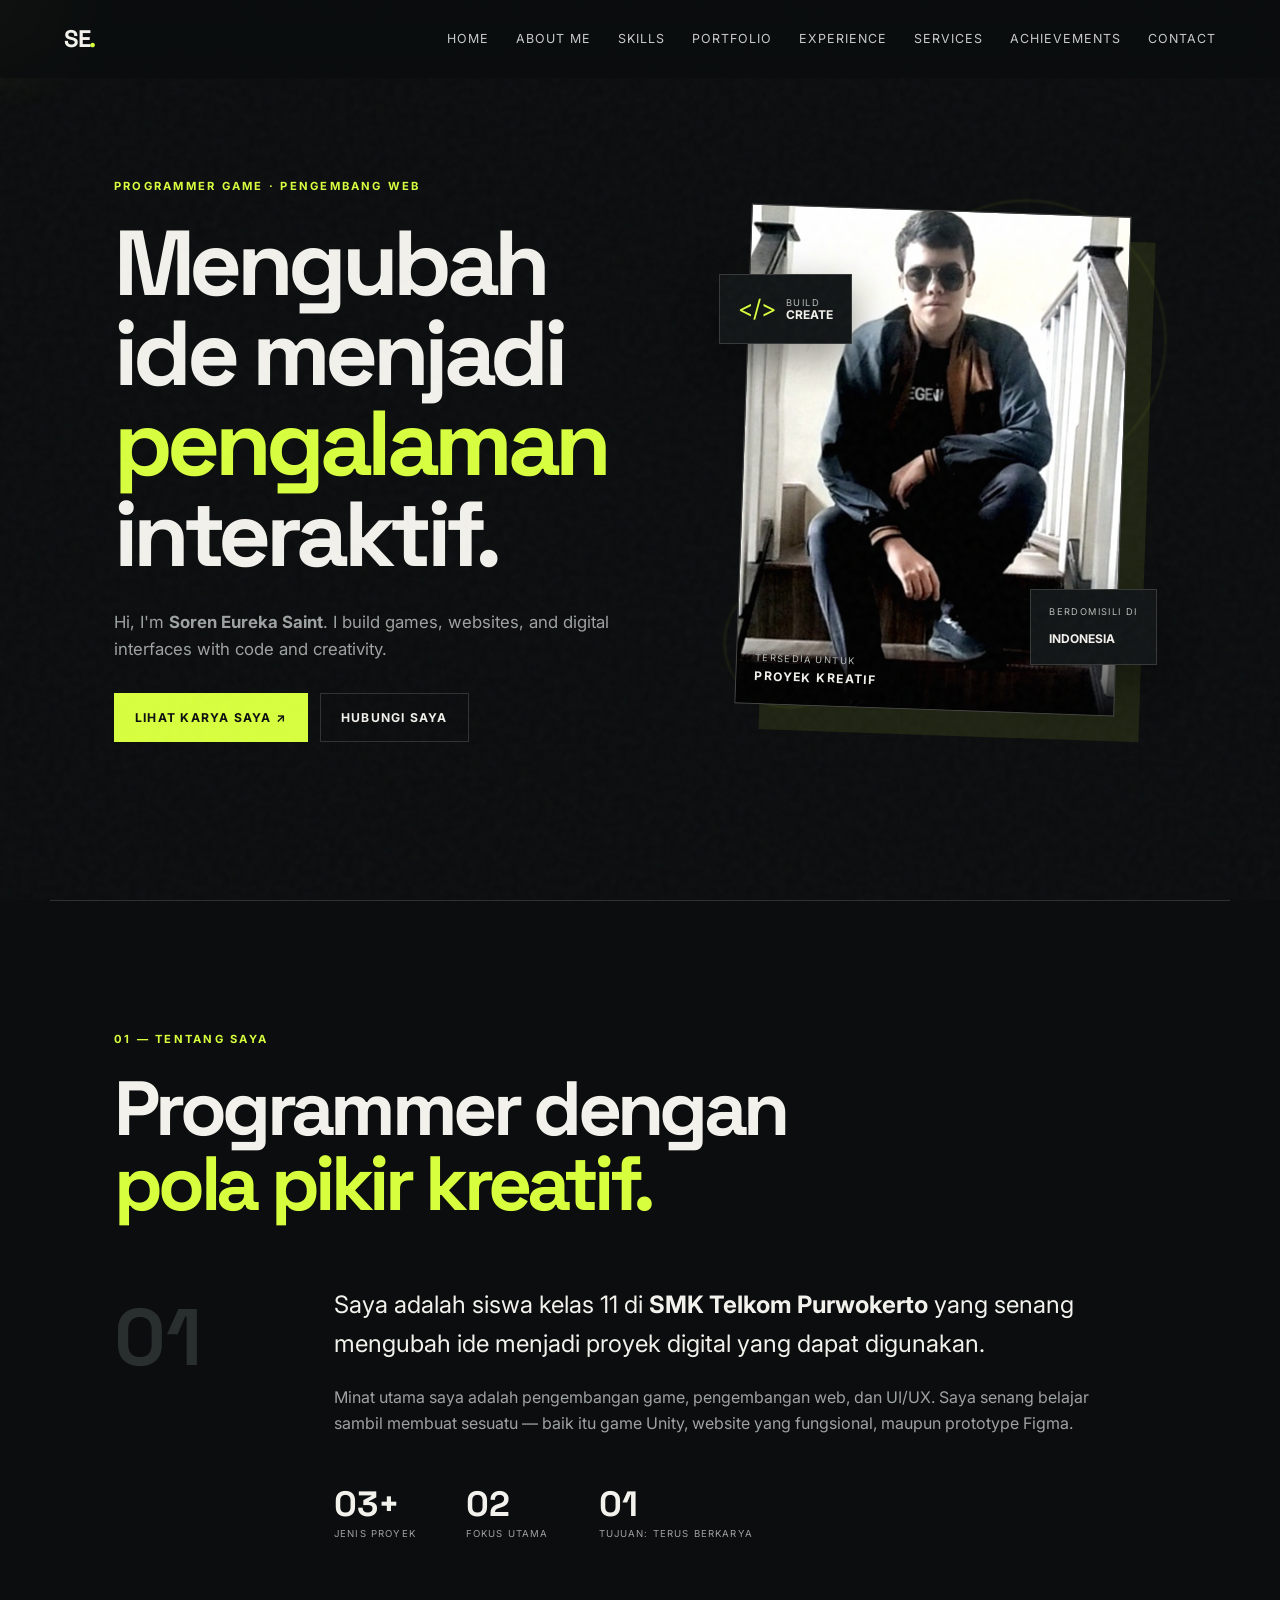
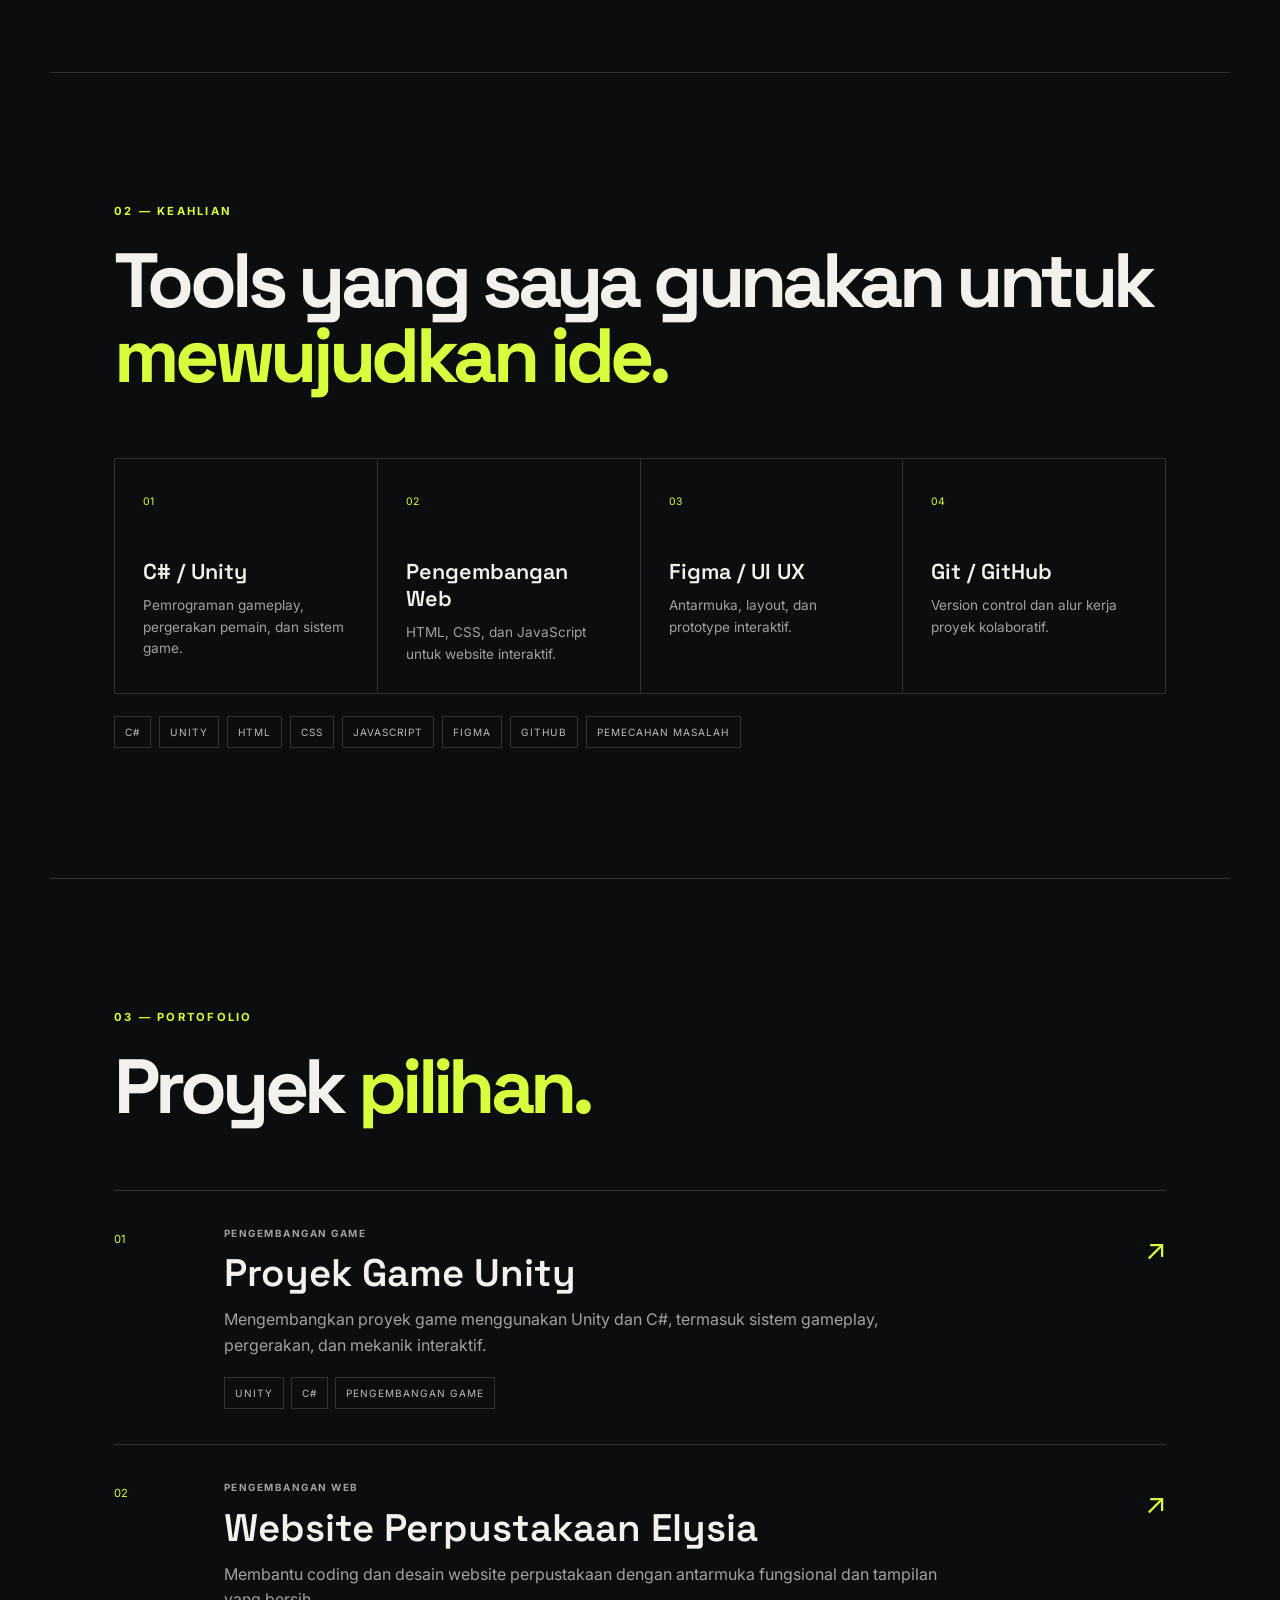
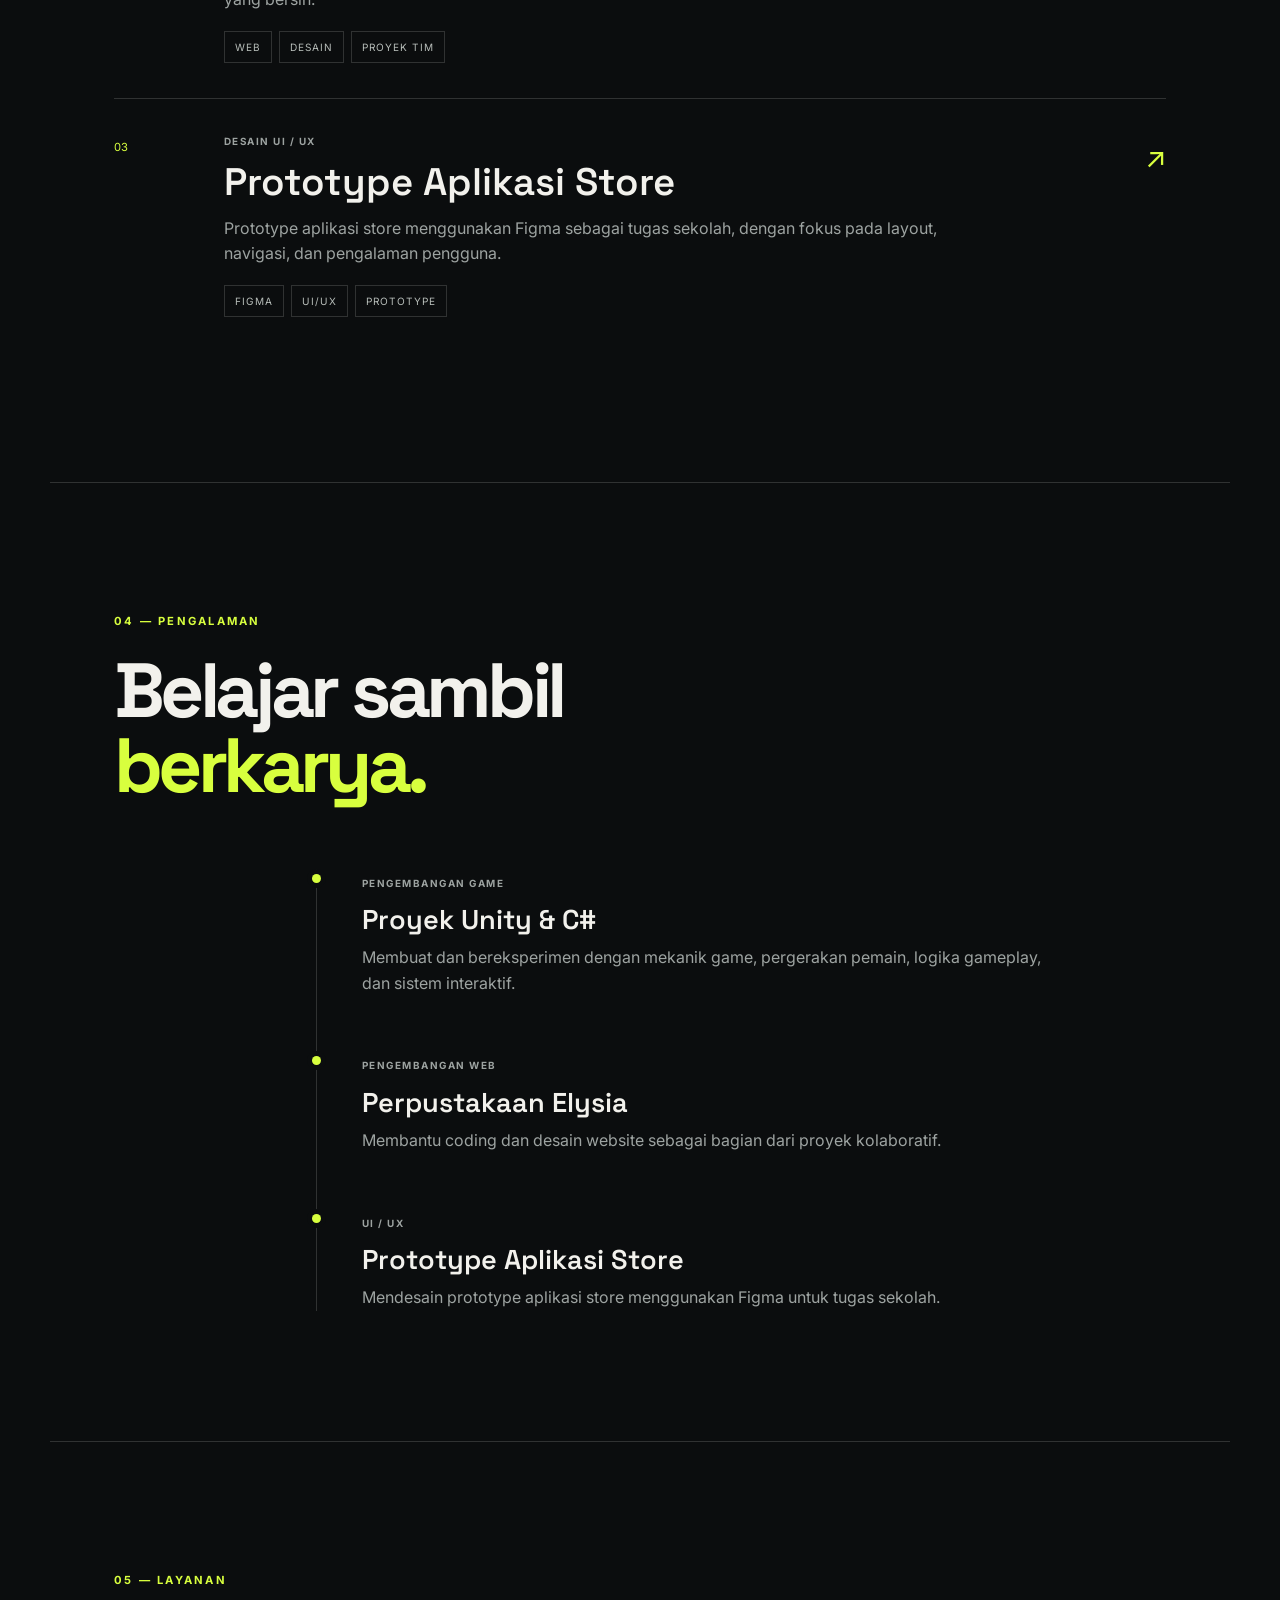
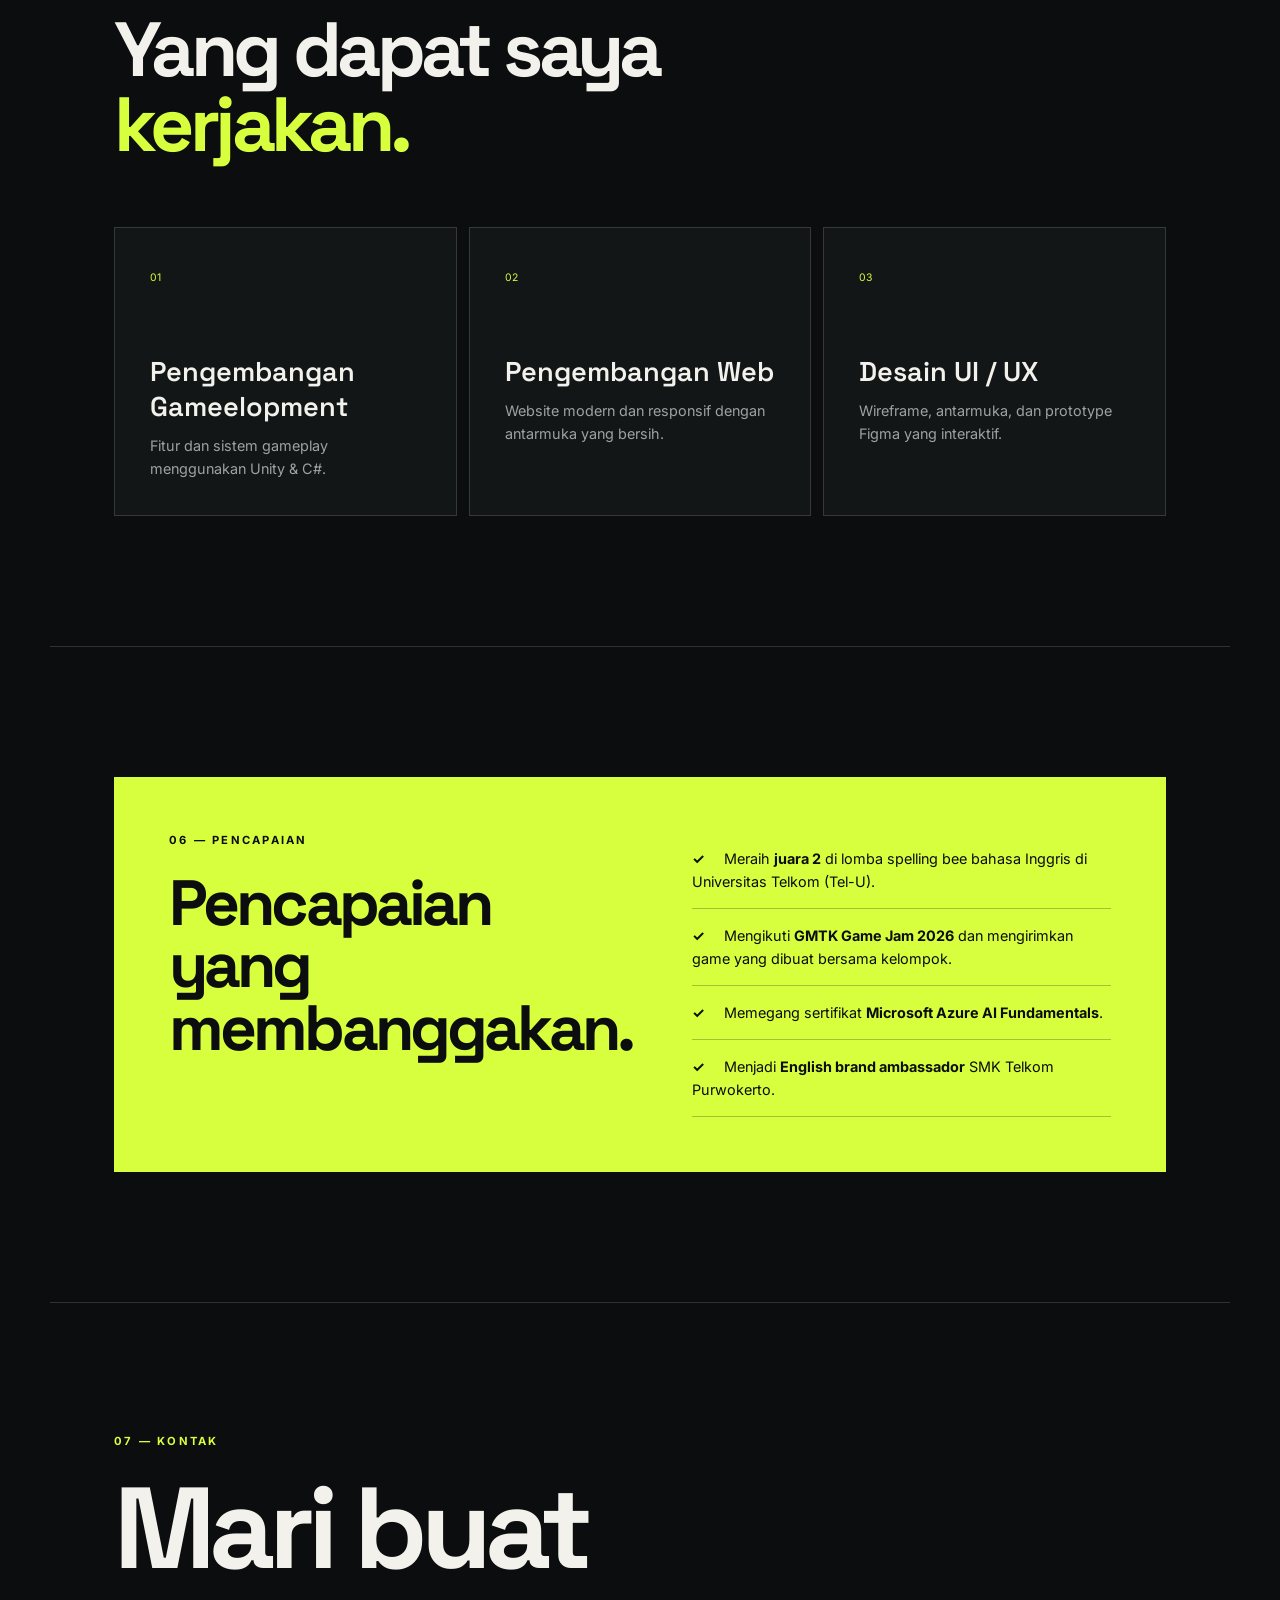
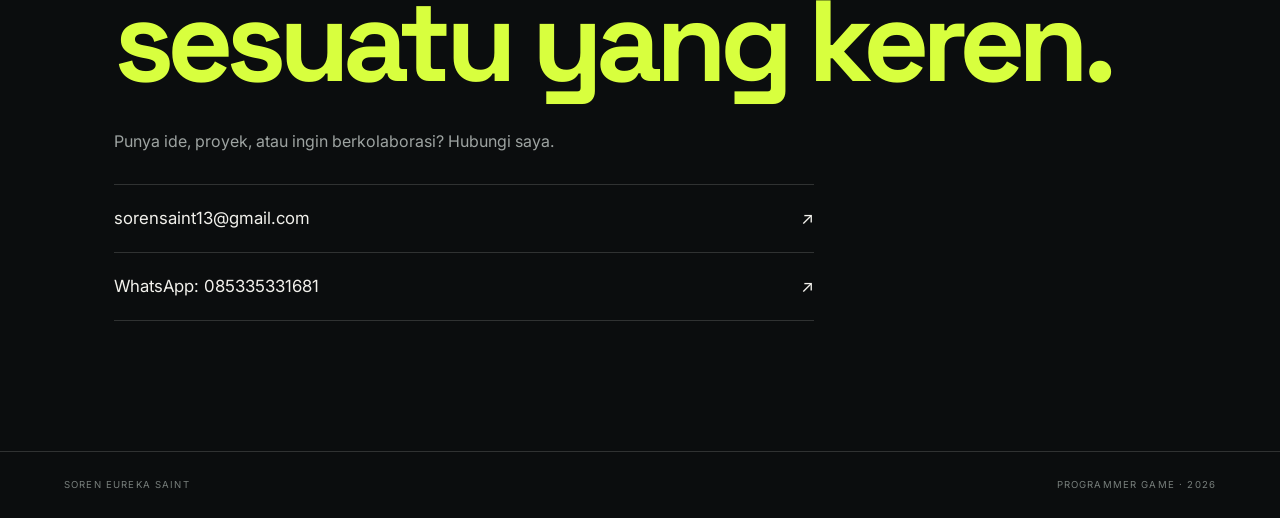
<file: index.html>
<!DOCTYPE html>
<html lang="en">
<head>
  <meta charset="UTF-8">
  <meta name="viewport" content="width=device-width, initial-scale=1.0">
  <meta name="description" content="Soren Eureka Saint — Programmer Game, Pengembang Web dan Desainer UI/UX.">
  <title>Soren Eureka Saint | Portofolio</title>
  <link rel="preconnect" href="https://fonts.googleapis.com">
  <link rel="preconnect" href="https://fonts.gstatic.com" crossorigin>
  <link href="https://fonts.googleapis.com/css2?family=Inter:wght@400;500;600;700;800&family=Space+Grotesk:wght@400;500;600;700&display=swap" rel="stylesheet">
  <link rel="stylesheet" href="style.css">
</head>
<body>
  <div class="cursor-glow"></div>

  <header class="navbar" id="navbar">
    <a class="brand" href="#home">SE<span>.</span></a>
    <button class="menu-toggle" aria-label="Open menu" aria-expanded="false">
      <span></span><span></span>
    </button>
    <nav class="nav-links">
      <a href="#home">Home</a>
      <a href="#about">About Me</a>
      <a href="#skills">Skills</a>
      <a href="#portfolio">Portfolio</a>
      <a href="#experience">Experience</a>
      <a href="#services">Services</a>
      <a href="#achievements">Achievements</a>
      <a href="#contact">Contact</a>
    </nav>
  </header>

  <main>
    <section class="hero section" id="home">
      <div class="hero-copy reveal">
        <p class="eyebrow">PROGRAMMER GAME · PENGEMBANG WEB</p>
        <h1>Mengubah ide menjadi<br><span>pengalaman</span><br>interaktif.</h1>
        <p class="hero-text">
          Hi, I'm <strong>Soren Eureka Saint</strong>. I build games, websites,
          and digital interfaces with code and creativity.
        </p>
        <div class="hero-actions">
          <a class="btn btn-primary" href="#portfolio">Lihat Karya Saya <span>↗</span></a>
          <a class="btn btn-ghost" href="#contact">Hubungi Saya</a>
        </div>
      </div>

      <div class="hero-visual reveal">
        <div class="orb orb-one"></div>
        <div class="orb orb-two"></div>
        <div class="portrait-frame">
          <img src="assets/profile.jpg" alt="Soren Eureka Saint">
          <div class="portrait-label">
            <span>TERSEDIA UNTUK</span>
            <strong>PROYEK KREATIF</strong>
          </div>
        </div>
        <div class="floating-card card-code">
          <span>&lt;/&gt;</span>
          <div><small>BUILD</small><strong>CREATE</strong></div>
        </div>
        <div class="floating-card card-year">
          <small>BERDOMISILI DI</small><strong>INDONESIA</strong>
        </div>
      </div>
    </section>

    <section class="about section" id="about">
      <div class="section-heading reveal">
        <p class="eyebrow">01 — TENTANG SAYA</p>
        <h2>Programmer dengan<br><span>pola pikir kreatif.</span></h2>
      </div>
      <div class="about-grid">
        <div class="about-number reveal">01</div>
        <div class="about-text reveal">
          <p class="large">
            Saya adalah siswa kelas 11 di <strong>SMK Telkom Purwokerto</strong>
            yang senang mengubah ide menjadi proyek digital yang dapat digunakan.
          </p>
          <p>
            Minat utama saya adalah pengembangan game, pengembangan web, dan UI/UX.
            Saya senang belajar sambil membuat sesuatu — baik itu game Unity,
            website yang fungsional, maupun prototype Figma.
          </p>
          <div class="mini-stats">
            <div><strong>03+</strong><span>JENIS PROYEK</span></div>
            <div><strong>02</strong><span>FOKUS UTAMA</span></div>
            <div><strong>01</strong><span>TUJUAN: TERUS BERKARYA</span></div>
          </div>
        </div>
      </div>
    </section>

    <section class="skills section" id="skills">
      <div class="section-heading reveal">
        <p class="eyebrow">02 — KEAHLIAN</p>
        <h2>Tools yang saya gunakan untuk<br><span>mewujudkan ide.</span></h2>
      </div>
      <div class="skills-grid reveal">
        <div class="skill-card"><span class="skill-no">01</span><h3>C# / Unity</h3><p>Pemrograman gameplay, pergerakan pemain, dan sistem game.</p></div>
        <div class="skill-card"><span class="skill-no">02</span><h3>Pengembangan Web</h3><p>HTML, CSS, dan JavaScript untuk website interaktif.</p></div>
        <div class="skill-card"><span class="skill-no">03</span><h3>Figma / UI UX</h3><p>Antarmuka, layout, dan prototype interaktif.</p></div>
        <div class="skill-card"><span class="skill-no">04</span><h3>Git / GitHub</h3><p>Version control dan alur kerja proyek kolaboratif.</p></div>
      </div>
      <div class="skill-tags reveal">
        <span>C#</span><span>Unity</span><span>HTML</span><span>CSS</span><span>JavaScript</span><span>Figma</span><span>GitHub</span><span>Pemecahan Masalah</span>
      </div>
    </section>

    <section class="portfolio section" id="portfolio">
      <div class="section-heading reveal">
        <p class="eyebrow">03 — PORTOFOLIO</p>
        <h2>Proyek <span>pilihan.</span></h2>
      </div>

      <div class="project-list">
        <article class="project reveal">
          <div class="project-index">01</div>
          <div class="project-main">
            <p class="project-type">PENGEMBANGAN GAME</p>
            <h3>Proyek Game Unity</h3>
            <p>Mengembangkan proyek game menggunakan Unity dan C#, termasuk sistem gameplay, pergerakan, dan mekanik interaktif.</p>
            <div class="tags"><span>Unity</span><span>C#</span><span>Pengembangan Game</span></div>
          </div>
          <div class="project-arrow">↗</div>
        </article>

        <article class="project reveal">
          <div class="project-index">02</div>
          <div class="project-main">
            <p class="project-type">PENGEMBANGAN WEB</p>
            <h3>Website Perpustakaan Elysia</h3>
            <p>Membantu coding dan desain website perpustakaan dengan antarmuka fungsional dan tampilan yang bersih.</p>
            <div class="tags"><span>Web</span><span>Desain</span><span>Proyek Tim</span></div>
          </div>
          <a class="project-arrow" href="https://elysia-realm.vercel.app" target="_blank" rel="noopener">↗</a>
        </article>

        <article class="project reveal">
          <div class="project-index">03</div>
          <div class="project-main">
            <p class="project-type">DESAIN UI / UX</p>
            <h3>Prototype Aplikasi Store</h3>
            <p>Prototype aplikasi store menggunakan Figma sebagai tugas sekolah, dengan fokus pada layout, navigasi, dan pengalaman pengguna.</p>
            <div class="tags"><span>Figma</span><span>UI/UX</span><span>Prototype</span></div>
          </div>
          <a class="project-arrow" href="https://www.figma.com/proto/NSa0DI7mEDIAPXdnkpg4hG?node-id=0-1&t=QgIElvMQruEVau5J-6" target="_blank" rel="noopener">↗</a>
        </article>
      </div>
    </section>

    <section class="experience section" id="experience">
      <div class="section-heading reveal">
        <p class="eyebrow">04 — PENGALAMAN</p>
        <h2>Belajar sambil<br><span>berkarya.</span></h2>
      </div>
      <div class="timeline">
        <div class="timeline-item reveal">
          <span class="timeline-dot"></span>
          <div><small>PENGEMBANGAN GAME</small><h3>Proyek Unity & C#</h3><p>Membuat dan bereksperimen dengan mekanik game, pergerakan pemain, logika gameplay, dan sistem interaktif.</p></div>
        </div>
        <div class="timeline-item reveal">
          <span class="timeline-dot"></span>
          <div><small>PENGEMBANGAN WEB</small><h3>Perpustakaan Elysia</h3><p>Membantu coding dan desain website sebagai bagian dari proyek kolaboratif.</p></div>
        </div>
        <div class="timeline-item reveal">
          <span class="timeline-dot"></span>
          <div><small>UI / UX</small><h3>Prototype Aplikasi Store</h3><p>Mendesain prototype aplikasi store menggunakan Figma untuk tugas sekolah.</p></div>
        </div>
      </div>
    </section>

    <section class="services section" id="services">
      <div class="section-heading reveal">
        <p class="eyebrow">05 — LAYANAN</p>
        <h2>Yang dapat saya<br><span>kerjakan.</span></h2>
      </div>
      <div class="services-grid reveal">
        <div class="service"><span>01</span><h3>Pengembangan Gameelopment</h3><p>Fitur dan sistem gameplay menggunakan Unity & C#.</p></div>
        <div class="service"><span>02</span><h3>Pengembangan Web</h3><p>Website modern dan responsif dengan antarmuka yang bersih.</p></div>
        <div class="service"><span>03</span><h3>Desain UI / UX</h3><p>Wireframe, antarmuka, dan prototype Figma yang interaktif.</p></div>
      </div>
    </section>

    <section class="achievements section" id="achievements">
      <div class="achievement-box reveal">
        <div>
          <p class="eyebrow">06 — PENCAPAIAN</p>
          <h2>Pencapaian yang<br><span>membanggakan.</span></h2>
        </div>
        <div class="achievement-list">
          <p><b>✓</b> Meraih <strong>juara 2</strong> di lomba spelling bee bahasa Inggris di Universitas Telkom (Tel-U).</p>
          <p><b>✓</b> Mengikuti <strong>GMTK Game Jam 2026</strong> dan mengirimkan game yang dibuat bersama kelompok.</p>
          <p><b>✓</b> Memegang sertifikat <strong>Microsoft Azure AI Fundamentals</strong>.</p>
          <p><b>✓</b> Menjadi <strong>English brand ambassador</strong> SMK Telkom Purwokerto.</p>
        </div>
      </div>
    </section>

    <section class="contact section" id="contact">
      <div class="contact-inner reveal">
        <p class="eyebrow">07 — KONTAK</p>
        <h2>Mari buat<br><span>sesuatu yang keren.</span></h2>
        <p>Punya ide, proyek, atau ingin berkolaborasi? Hubungi saya.</p>
        <div class="contact-links">
          <a href="mailto:sorensaint13@gmail.com">sorensaint13@gmail.com <span>↗</span></a>
          <a href="https://wa.me/6285335331681" target="_blank" rel="noopener">WhatsApp: 085335331681 <span>↗</span></a>
        </div>
      </div>
    </section>
  </main>

  <footer>
    <span>SOREN EUREKA SAINT</span>
    <span>PROGRAMMER GAME · 2026</span>
  </footer>

  <script src="script.js"></script>
</body>
</html>
</file>
<file: style.css>
:root {
  --bg: #0b0d0e;
  --panel: #121617;
  --panel-2: #181c1d;
  --text: #f2f1ec;
  --muted: #9da3a1;
  --line: rgba(242,241,236,.16);
  --accent: #d8ff3e;
  --accent-dark: #a8cc18;
  --max: 1180px;
}
* { box-sizing: border-box; margin: 0; padding: 0; }
html { scroll-behavior: smooth; }
body {
  background: var(--bg); color: var(--text); font-family: Inter, sans-serif;
  overflow-x: hidden; line-height: 1.6;
}
body::before {
  content: ""; position: fixed; inset: 0; pointer-events: none; opacity: .035;
  background-image: url("data:image/svg+xml,%3Csvg viewBox='0 0 120 120' xmlns='http://www.w3.org/2000/svg'%3E%3Cfilter id='n'%3E%3CfeTurbulence type='fractalNoise' baseFrequency='.9' numOctaves='4' stitchTiles='stitch'/%3E%3C/filter%3E%3Crect width='100%25' height='100%25' filter='url(%23n)'/%3E%3C/svg%3E");
  z-index: 20;
}
a { color: inherit; text-decoration: none; }
.navbar {
  position: fixed; top: 0; left: 0; right: 0; z-index: 50; height: 78px;
  display: flex; align-items: center; justify-content: space-between;
  padding: 0 5vw; backdrop-filter: blur(14px); background: rgba(11,13,14,.72);
  border-bottom: 1px solid transparent; transition: .3s;
}
.navbar.scrolled { border-bottom-color: var(--line); }
.brand { font: 700 1.5rem "Space Grotesk", sans-serif; letter-spacing: -.06em; }
.brand span { color: var(--accent); }
.nav-links { display: flex; gap: 27px; font-size: .78rem; text-transform: uppercase; letter-spacing: .08em; }
.nav-links a { color: #c7cbc8; transition: .2s; }
.nav-links a:hover { color: var(--accent); }
.menu-toggle { display:none; background:none; border:0; }
.section { max-width: var(--max); margin: auto; padding: 130px 5vw; }
.hero {
  min-height: 100vh; display: grid; grid-template-columns: 1.08fr .92fr;
  align-items: center; gap: 40px; padding-top: 150px;
}
.eyebrow { color: var(--accent); font-size: .7rem; font-weight: 700; letter-spacing: .2em; margin-bottom: 22px; }
.hero h1, h2 { font-family: "Space Grotesk", sans-serif; line-height: .98; letter-spacing: -.06em; }
.hero h1 { font-size: clamp(3.6rem, 7.2vw, 6.84rem); }
.hero h1 span, h2 span { color: var(--accent); }
.hero-text { max-width: 570px; color: var(--muted); margin: 30px 0; font-size: 1.05rem; }
.hero-actions { display:flex; gap:12px; flex-wrap:wrap; }
.btn { padding: 14px 20px; border: 1px solid var(--line); font-size: .76rem; text-transform: uppercase; letter-spacing: .1em; font-weight: 700; transition:.25s; }
.btn-primary { background: var(--accent); color:#0b0d0e; border-color:var(--accent); }
.btn-primary:hover { transform: translateY(-3px); background:#e5ff72; }
.btn-ghost:hover { border-color:var(--accent); color:var(--accent); }
.hero-visual { min-height: 620px; position: relative; display:flex; align-items:center; justify-content:center; }
.portrait-frame { width: min(380px, 75vw); height: 500px; position:relative; overflow:hidden; border:1px solid var(--line); background:#222; transform: rotate(2deg); box-shadow: 25px 25px 0 rgba(216,255,62,.09); }
.portrait-frame img { width:100%; height:100%; object-fit:cover; filter: grayscale(.25) contrast(1.08); }
.portrait-label { position:absolute; bottom:0; left:0; right:0; padding:18px; background:linear-gradient(transparent,rgba(0,0,0,.92)); display:flex; flex-direction:column; }
.portrait-label span, .floating-card small { font-size:.58rem; color:#b7bdb9; letter-spacing:.15em; }
.portrait-label strong { font-size:.75rem; letter-spacing:.12em; }
.floating-card { position:absolute; background:#111516; border:1px solid var(--line); padding:15px 18px; display:flex; gap:10px; align-items:center; box-shadow:0 15px 40px #0006; }
.floating-card span { color:var(--accent); font-size:1.5rem; }
.floating-card div { display:flex; flex-direction:column; line-height:1.1; }
.floating-card strong { font-size:.75rem; }
.card-code { left:4%; top:20%; }
.card-year { right:2%; bottom:17%; display:flex; flex-direction:column; align-items:flex-start; }
.orb { position:absolute; border-radius:50%; filter:blur(1px); opacity:.18; border:1px solid var(--accent); }
.orb-one { width:280px;height:280px;right:0;top:8%; }
.orb-two { width:130px;height:130px;left:5%;bottom:10%; }
.section-heading { margin-bottom:65px; }
.section-heading h2 { font-size:clamp(3rem,6vw,5.7rem); }
.about { border-top:1px solid var(--line); }
.about-grid { display:grid; grid-template-columns:180px 1fr; gap:40px; }
.about-number { font:700 5rem "Space Grotesk"; color:#292e2f; }
.about-text { max-width:780px; }
.about-text p { color:var(--muted); margin-bottom:22px; }
.about-text .large { font-size:1.5rem; color:var(--text); max-width:760px; }
.mini-stats { display:flex; gap:50px; margin-top:45px; flex-wrap:wrap; }
.mini-stats div { display:flex; flex-direction:column; }
.mini-stats strong { font:700 2.2rem "Space Grotesk"; }
.mini-stats span { color:var(--muted); font-size:.6rem; letter-spacing:.12em; }
.skills { border-top:1px solid var(--line); }
.skills-grid { display:grid; grid-template-columns:repeat(4,1fr); border-top:1px solid var(--line); border-left:1px solid var(--line); }
.skill-card { min-height:230px; padding:28px; border-right:1px solid var(--line); border-bottom:1px solid var(--line); transition:.25s; }
.skill-card:hover { background:var(--panel); transform:translateY(-5px); }
.skill-no { color:var(--accent); font-size:.65rem; }
.skill-card h3 { margin:45px 0 10px; font:600 1.35rem "Space Grotesk"; }
.skill-card p { color:var(--muted); font-size:.85rem; }
.skill-tags { display:flex; gap:8px; flex-wrap:wrap; margin-top:22px; }
.skill-tags span,.tags span { border:1px solid var(--line); padding:7px 10px; color:#b7bdb9; font-size:.63rem; text-transform:uppercase; letter-spacing:.1em; }
.portfolio { border-top:1px solid var(--line); }
.project { display:grid; grid-template-columns:80px 1fr 60px; gap:30px; padding:35px 0; border-top:1px solid var(--line); align-items:start; transition:.25s; }
.project:hover { padding-left:15px; background:linear-gradient(90deg,rgba(216,255,62,.05),transparent); }
.project-index { color:var(--accent); font-size:.7rem; padding-top:5px; }
.project-type, .timeline-item small { color:var(--muted); font-size:.62rem; letter-spacing:.15em; font-weight:700; }
.project h3 { font:600 clamp(1.8rem,3vw,2.8rem) "Space Grotesk"; margin:7px 0 10px; }
.project p { color:var(--muted); max-width:720px; }
.tags { display:flex; gap:7px; margin-top:18px; flex-wrap:wrap; }
.project-arrow { font-size:1.8rem; color:var(--accent); text-align:right; transition:.25s; }
.project:hover .project-arrow { transform:translate(4px,-4px); }
.experience { border-top:1px solid var(--line); }
.timeline { max-width:850px; margin-left:auto; border-left:1px solid var(--line); }
.timeline-item { position:relative; padding:0 0 55px 45px; }
.timeline-item:last-child { padding-bottom:0; }
.timeline-dot { position:absolute; left:-5px; top:5px; width:9px;height:9px;border-radius:50%;background:var(--accent); box-shadow:0 0 0 5px #0b0d0e; }
.timeline-item h3 { font:600 1.7rem "Space Grotesk"; margin:8px 0; }
.timeline-item p { color:var(--muted); max-width:680px; }
.services { border-top:1px solid var(--line); }
.services-grid { display:grid; grid-template-columns:repeat(3,1fr); gap:12px; }
.service { padding:35px; min-height:270px; background:var(--panel); border:1px solid var(--line); }
.service span { color:var(--accent); font-size:.65rem; }
.service h3 { font:600 1.7rem "Space Grotesk"; margin:65px 0 10px; }
.service p { color:var(--muted); font-size:.9rem; }
.achievements { border-top:1px solid var(--line); }
.achievement-box { padding:55px; background:var(--accent); color:#0b0d0e; display:grid; grid-template-columns:1fr 1fr; gap:60px; }
.achievement-box .eyebrow { color:#0b0d0e; }
.achievement-box h2 { font-size:clamp(3rem,5vw,5rem); }
.achievement-box h2 span { color:#0b0d0e; }
.achievement-list { align-self:center; }
.achievement-list p { border-bottom:1px solid rgba(11,13,14,.25); padding:15px 0; font-size:.9rem; }
.achievement-list b { margin-right:15px; }
.contact { border-top:1px solid var(--line); min-height:70vh; display:flex; align-items:center; }
.contact-inner { width:100%; }
.contact h2 { font-size:clamp(4rem,9vw,8rem); }
.contact-inner > p:not(.eyebrow) { color:var(--muted); margin:30px 0; max-width:500px; }
.contact-links { display:flex; flex-direction:column; max-width:700px; }
.contact-links a { border-top:1px solid var(--line); padding:20px 0; font-size:1.05rem; display:flex; justify-content:space-between; transition:.2s; }
.contact-links a:last-child { border-bottom:1px solid var(--line); }
.contact-links a:hover { color:var(--accent); padding-left:10px; }
footer { border-top:1px solid var(--line); padding:25px 5vw; display:flex; justify-content:space-between; color:#777e7b; font-size:.6rem; letter-spacing:.12em; }
.reveal { opacity:0; transform:translateY(25px); transition:opacity .8s ease, transform .8s ease; }
.reveal.visible { opacity:1; transform:none; }
.cursor-glow { position:fixed; width:250px;height:250px; border-radius:50%; pointer-events:none; background:radial-gradient(circle,rgba(216,255,62,.07),transparent 65%); transform:translate(-50%,-50%); z-index:1; }
@media (max-width: 850px) {
  .nav-links { display:none; position:absolute; top:78px; left:0; right:0; padding:25px 5vw; background:#0b0d0e; border-bottom:1px solid var(--line); flex-direction:column; gap:18px; }
  .nav-links.open { display:flex; }
  .menu-toggle { display:block; width:35px; }
  .menu-toggle span { display:block; height:2px; background:var(--text); margin:7px 0; }
  .hero { grid-template-columns:1fr; padding-top:125px; }
  .hero-visual { min-height:520px; }
  .skills-grid { grid-template-columns:1fr 1fr; }
  .services-grid { grid-template-columns:1fr; }
  .achievement-box { grid-template-columns:1fr; gap:25px; padding:35px; }
}
@media (max-width: 560px) {
  .section { padding:95px 6vw; }
  .hero h1 { font-size:3.33rem; }
  .hero-visual { min-height:460px; }
  .portrait-frame { height:420px; width:290px; }
  .card-code { left:0; }
  .card-year { right:0; }
  .about-grid { grid-template-columns:1fr; }
  .about-number { display:none; }
  .skills-grid { grid-template-columns:1fr; }
  .project { grid-template-columns:45px 1fr 25px; gap:12px; }
  .project h3 { font-size:1.5rem; }
  .achievement-box { margin:0 -1px; }
  footer { flex-direction:column; gap:8px; }
}
</file>
